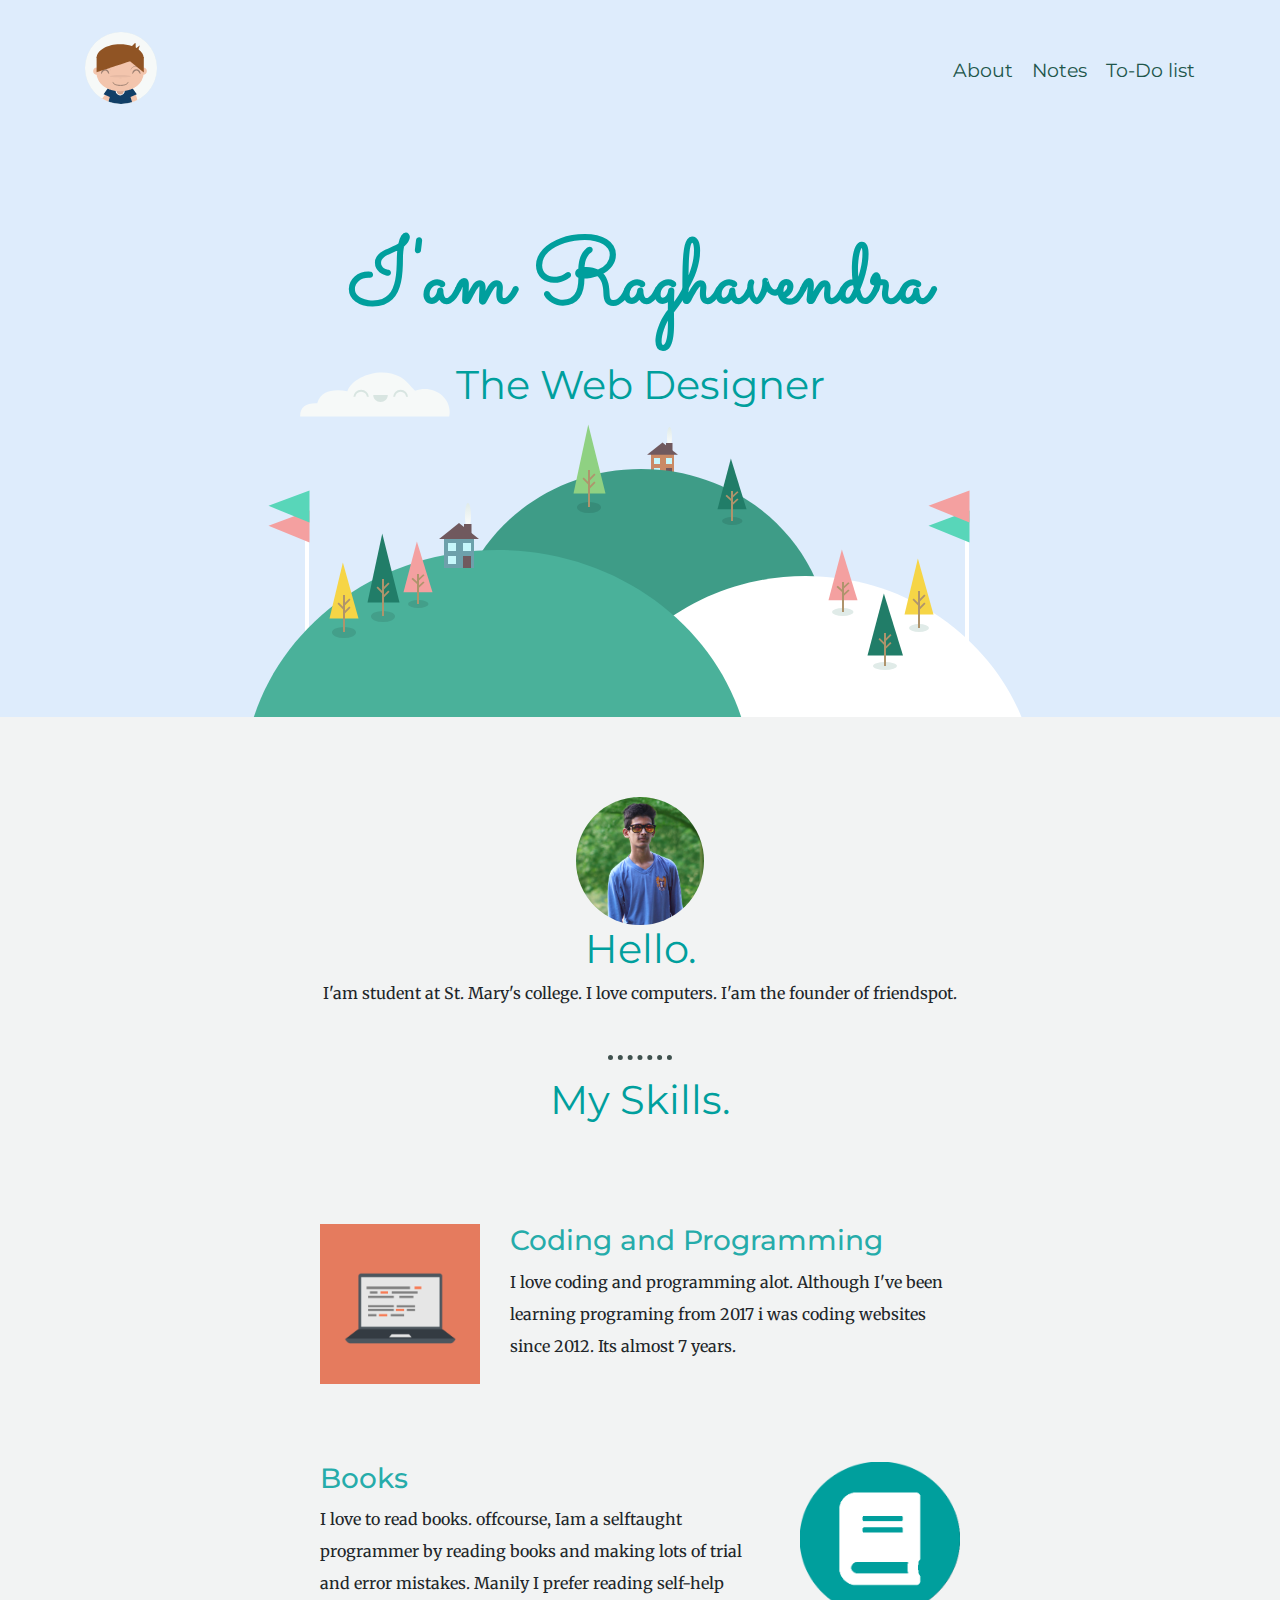
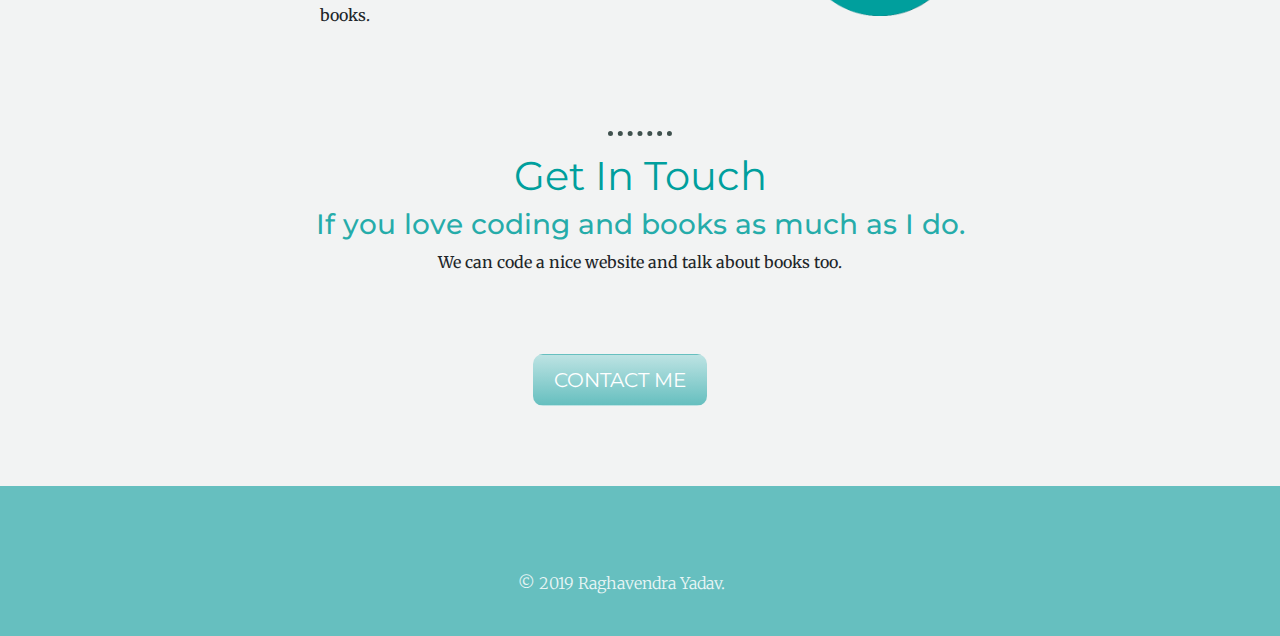
<file: index.html>
<!DOCTYPE html>
<html lang="en" dir="ltr">

<head>
  <meta charset="utf-8">
  <title>Raghavendra Yadav</title>
    <link rel="stylesheet" href="https://stackpath.bootstrapcdn.com/bootstrap/4.3.1/css/bootstrap.min.css" integrity="sha384-ggOyR0iXCbMQv3Xipma34MD+dH/1fQ784/j6cY/iJTQUOhcWr7x9JvoRxT2MZw1T" crossorigin="anonymous">
  <link rel="stylesheet" href="https://use.fontawesome.com/releases/v5.6.3/css/all.css" integrity="sha384-UHRtZLI+pbxtHCWp1t77Bi1L4ZtiqrqD80Kn4Z8NTSRyMA2Fd33n5dQ8lWUE00s/" crossorigin="anonymous">
  <link rel="stylesheet" href="css/styles.css">
  <link href="https://fonts.googleapis.com/css?family=Merriweather|Montserrat|Sacramento" rel="stylesheet">
  <link rel="shortcut icon" href="favicon.png">
</head>
<body>
  <section id="top">
    <header id="home-top" class="nav-top nav-fixed nav-root headroom headroom--top">
      <div class="container">
        <div class="row">
          <div class="col-md-4 col-xs-4">
            <h1 id="header-logo" class="image-text">
              <a href="/">
                <span class="mask"></span>
                <span class="behind"></span>
                "Raghavendra"
                <i class></i>
              </a>
            </h1>
          </div>
          <div class="col-md-8 col-xs-8">
            <nav id="top-nav">
              <ul class="nav-list transition">
                <li>
                  <a class="active" href="#">About</a>
                </li>
                <li>
                  <a class="active" href="#">Notes</a>
                </li>
                <li>
                  <a class="active" href="#">To-Do list</a>
                </li>
              </ul>
            </nav>
          </div>
        </div>
      </div>
    </header>
  </section>
  <div class="top-container">
    <h1>I'am Raghavendra</h1>
    <h2>The Web Designer</h2>
    <img class="bottom-cloud" src="images\cloud.svg" alt="cloud-img">
    <img src="images\land.svg" alt="land-img">
  </div>
  <div class="middle-container">
  <div class="profile">
    <img class="round" src="images\edited.png" alt="profile-pic">
    <h2>Hello.</h2>
    <p class="my-description">I'am student at St. Mary's college. I love computers. I'am the founder of friendspot.</p>
  </div>
  <hr>
  <div class="skills">
    <h2>My Skills.</h2>
    <div class="skill-row">
      <img class="image-width-computer" src="images\computer.png" alt="">
      <h3>Coding and Programming</h3>
      <p>I love coding and programming alot. Although I've been learning programing from 2017 i was coding websites since 2012. Its almost 7 years.</p>
    </div>
    <div class="skill-row">
      <img class="image-width-chillies" src="images\chillies.png" alt="">
      <h3>Books</h3>
      <p>I love to read books. offcourse, Iam a selftaught programmer by reading books and making lots of trial and error mistakes. Manily I prefer reading self-help books.</p>
    </div>
  </div>
  <hr>
  <div class="contact-me">
    <h2>Get In Touch</h2>
    <h3>If you love coding and books as much as I do.</h3>
    <p class="con">We can code a nice website and talk about books too. </p>
    <a class="btn" href="mailto:raghavendramaddy@gmail.com">CONTACT ME</a>
  </div>
</div>
<div class="bottom-container">
  <div class="link-margin">
  <a class="footer-link" href="https://www.facebook.com/its.Raghavendra.Yadav" target="_blank"><i class="fab fa-facebook-f fa-2x"></i></a>
  <a class="footer-link" href="https://twitter.com/its4Raghavendra" target="_blank"><i class="fab fa-twitter fa-2x"></i></a>
  <a class="footer-link" href="https://www.instagram.com/its.raghavendra.yadav/" target="_blank"><i class="fab fa-instagram fa-2x"></i></a>
</div>
  <p class="footer-des">© 2019 Raghavendra Yadav.</p>
</div>

</body>

</html>
</file>
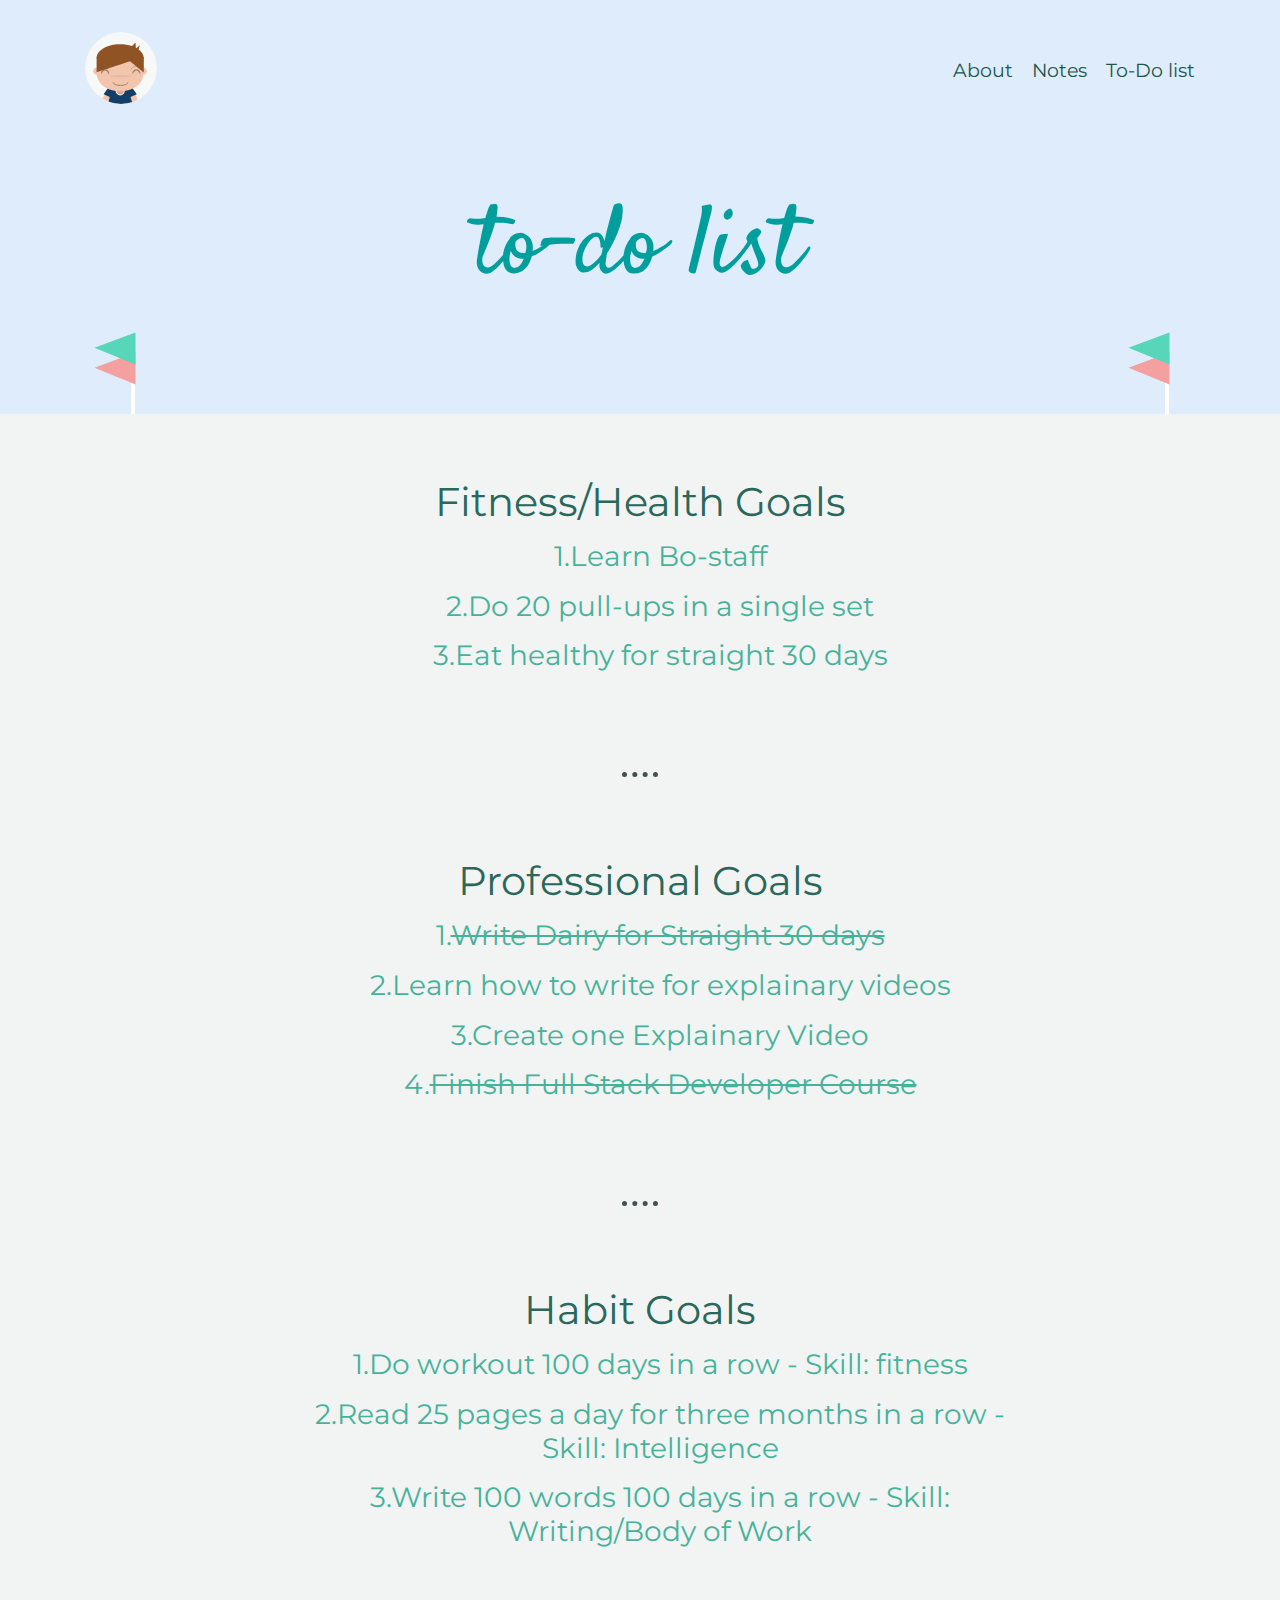
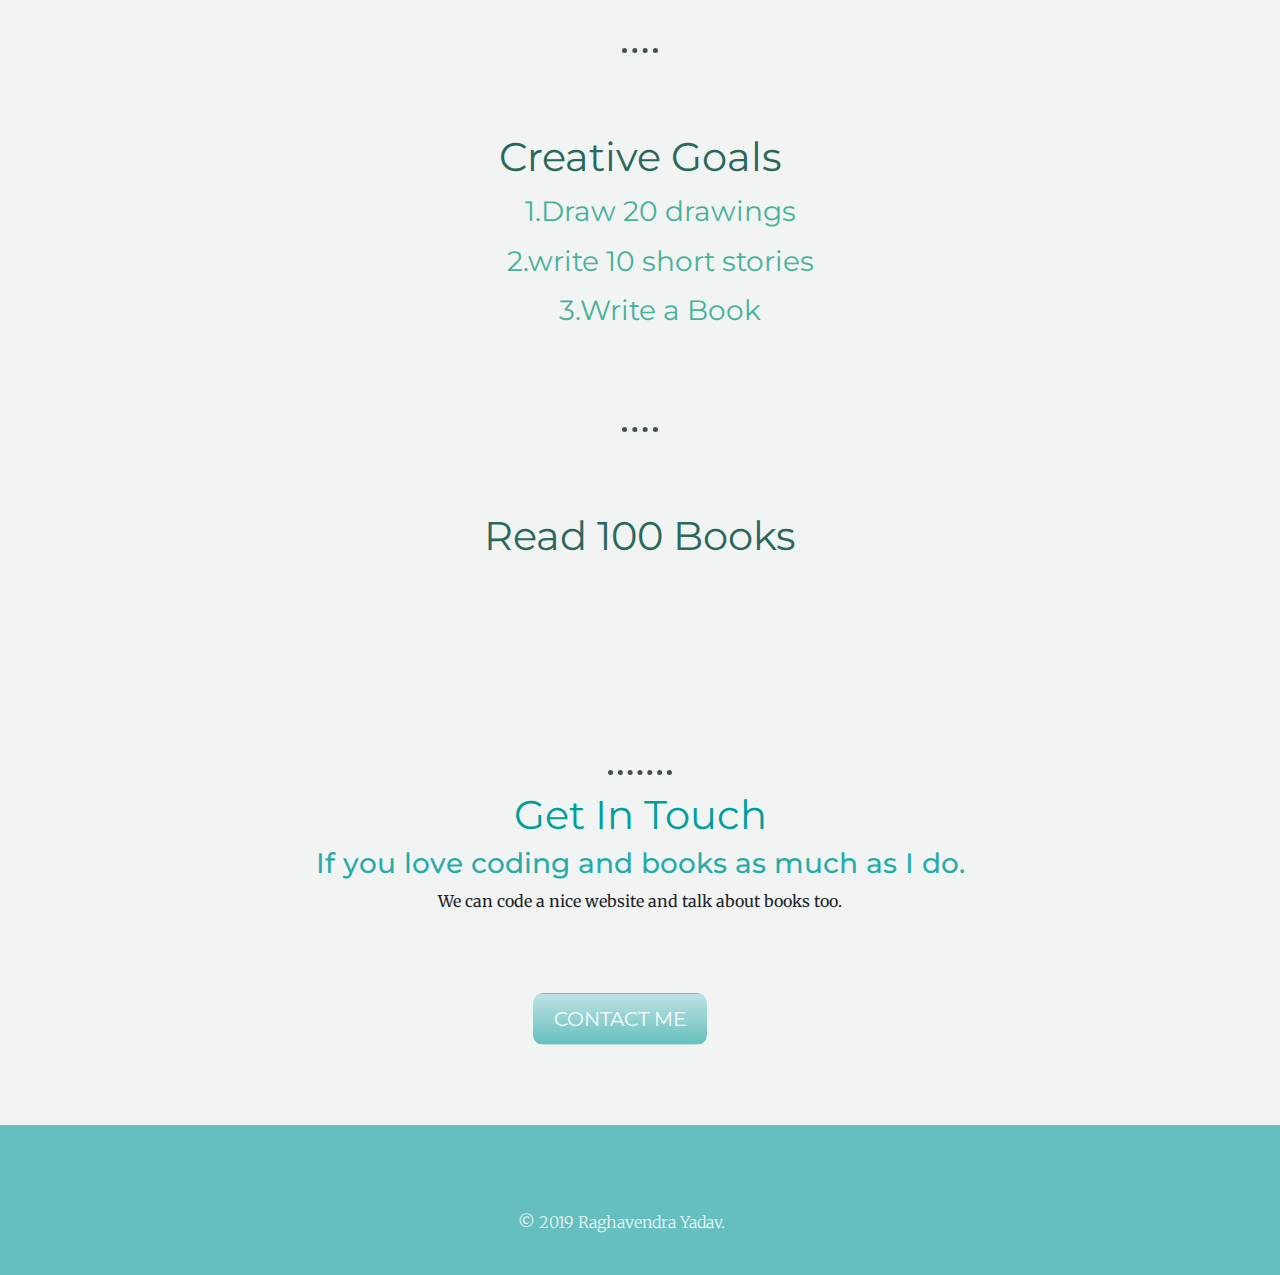
<file: todo.html>
<!DOCTYPE html>
<html lang="en" dir="ltr">

<head>
  <meta charset="utf-8">
  <title>Raghavendra Yadav</title>
  <link rel="stylesheet" href="https://stackpath.bootstrapcdn.com/bootstrap/4.3.1/css/bootstrap.min.css" integrity="sha384-ggOyR0iXCbMQv3Xipma34MD+dH/1fQ784/j6cY/iJTQUOhcWr7x9JvoRxT2MZw1T" crossorigin="anonymous">
  <link rel="stylesheet" href="https://use.fontawesome.com/releases/v5.6.3/css/all.css" integrity="sha384-UHRtZLI+pbxtHCWp1t77Bi1L4ZtiqrqD80Kn4Z8NTSRyMA2Fd33n5dQ8lWUE00s/" crossorigin="anonymous">
  <link rel="stylesheet" href="css/styles.css">
  <link href="https://fonts.googleapis.com/css?family=Merriweather|Montserrat|Sacramento" rel="stylesheet">
  <link rel="shortcut icon" href="favicon.png">
</head>

<body>
  <section id="top">
    <header id="home-top" class="nav-top nav-fixed nav-root headroom headroom--top">
      <div class="container">
        <div class="row">
          <div class="col-md-4 col-xs-4">
            <h1 id="header-logo" class="image-text">
              <a href="/">
                <span class="mask"></span>
                <span class="behind"></span>
                "Raghavendra"
                <i class></i>
              </a>
            </h1>
          </div>
          <div class="col-md-8 col-xs-8">
            <nav id="top-nav">
              <ul class="nav-list transition">
                <li>
                  <a class="active" href="http://www.raghavendra.cf/">About</a>
                </li>
                <li>
                  <a class="active" href="#">Notes</a>
                </li>
                <li>
                  <a class="active" href="todo.html">To-Do list</a>
                </li>
              </ul>
            </nav>
          </div>
        </div>
      </div>
    </header>
    <div class="masthead-wrap">
      <div id="title" class="work-head">
        <div class="container">
          <div class="transistion flag flag-left"></div>
          <div class="transistion flag flag-right"></div>
          <div class="row">
            <div class="col-md-12">
              <div id="head-slider" class="transistion">
                <div class="slide-contents">
                  <div class="slide">
                    <h2 class="notes">
                      <figure class="">
                        <img class="todo_list" src="images\todo_list.svg">
                      </figure>
                    </h2>
                  </div>
                </div>
              </div>
            </div> <!-- /col 24 -->
          </div> <!-- /row -->
        </div>
      </div>
  </section>
  <section id="notes">
    <div class="container">
      <div class="row">
        <div class="col-md-12">
          <div class="note">
            <h2>Fitness/Health Goals</h2>
            <h3 class="time">
              <ul>1.Learn Bo-staff</ul>
              <ul>2.Do 20 pull-ups in a single set</ul>
              <ul>3.Eat healthy for straight 30 days</ul>
            </h3>
            <hr>
            <div class="row">
              <div class="col-md-12">
                <div class="note">
                  <h2>Professional Goals</h2>
                  <h3 class="time">
                    <ul>1.<del>Write Dairy for Straight 30 days</del></ul>
                    <ul>2.Learn how to write for explainary videos</ul>
                    <ul>3.Create one Explainary Video</ul>
                    <ul>4.<del>Finish Full Stack Developer Course</del></ul>
                  </h3>
                  <hr>
                  <div class="row">
                    <div class="col-md-12">
                      <div class="note">
                        <h2>Habit Goals</h2>
                        <h3 class="time">
                          <ul>1.Do workout 100 days in a row - Skill: fitness</ul>
                          <ul>2.Read 25 pages a day for three months in a row - Skill: Intelligence</ul>
                          <ul>3.Write 100 words 100 days in a row - Skill: Writing/Body of Work</ul>
                        </h3>
                        <hr>
                        <div class="row">
                          <div class="col-md-12">
                            <div class="note">
                              <h2>Creative Goals</h2>
                              <h3 class="time">
                                <ul>1.Draw 20 drawings</ul>
                                <ul>2.write 10 short stories</ul>
                                <ul>3.Write a Book</ul>
                              </h3>
                              <hr>
                              <div class="row">
                                <div class="col-md-12">
                                  <div class="note">
                                    <h2>Read 100 Books</h2>




                      </div>


                    </div>


                  </div>

                </div>


  </section>







  <hr>
  <div class="contact-me">
    <h2>Get In Touch</h2>
    <h3>If you love coding and books as much as I do.</h3>
    <p class="con">We can code a nice website and talk about books too. </p>
    <a class="btn" href="mailto:raghavendramaddy@gmail.com">CONTACT ME</a>
  </div>
  </div>
  <div class="bottom-container">
    <div class="link-margin">
      <a class="footer-link" href="https://www.facebook.com/its.Raghavendra.Yadav" target="_blank"><i class="fab fa-facebook-f fa-2x"></i></a>
      <a class="footer-link" href="https://twitter.com/its4Raghavendra" target="_blank"><i class="fab fa-twitter fa-2x"></i></a>
      <a class="footer-link" href="https://www.instagram.com/its.raghavendra.yadav/" target="_blank"><i class="fab fa-instagram fa-2x"></i></a>
    </div>
    <p class="footer-des">© 2019 Raghavendra Yadav.</p>
  </div>

</body>

</html>
</file>
<file: css/styles.css>
body{
  background-color: #40514e12;
  margin: 0;
  text-align: center;
  font-family: 'Merriweather', serif;
}
hr{
  margin-top: 50px;
  width: 5%;
  border-style: dotted;
  border-color: #40514E;
  border-width: 5px;
  border-bottom: none;
  border-left: none;
  border-right: none;
}
a{
  color: #11999E;
  font-family: 'Montserrat', sans-serif;
  text-decoration: none;
  margin-right: 40px;
}
h1 {
    color: #009f9d;
    font-size: 5.625rem;
    margin: 50px auto 23px auto;
    font-family: 'Sacramento', cursive;
    font-weight: 600;
}
h2{
  color: #009f9d;
  font-size: 2.5rem;
  font-weight: normal;
  font-family: 'Montserrat', sans-serif;
}
h3{
  color: #009f9dd9;
  font-family: 'Montserrat', sans-serif;
}
.top-container{
  background-color: #deecfc;
  position: relative;
  padding-top: 44px;
}
.bottom-container{
 background-color: #66BFBF;
 margin-top: 80px;
 height: 150px;
}
.top-cloud{
  position: absolute;
  right: 300px;
  top: 50px;
}
.bottom-cloud{
  position: absolute;
  left: 300px;
  bottom: 300px;
}
.round{
  border-radius: 100%;
  height: 10%;
  width: 10%;
  margin-top: 80px;
  margin-left: auto;
  margin-right: auto;
}
.skill-row{
  width: 50%;
  margin: 100px auto 100px auto;
  text-align: left;
  line-height: 2;
}
.image-width-computer{
  width: 25%;
  margin-right: 30px;
  float: left;
}
.image-width-chillies{
  width: 25%;
  float: right;
  margin-left: 30px;
}
.btn {
  background: #bde3e3;
  background-image: -webkit-linear-gradient(top, #bde3e3, #66BFBF);
  background-image: -moz-linear-gradient(top, #bde3e3, #66BFBF);
  background-image: -ms-linear-gradient(top, #bde3e3, #66BFBF);
  background-image: -o-linear-gradient(top, #bde3e3, #66BFBF);
  background-image: linear-gradient(to bottom, #bde3e3, #66BFBF);
  -webkit-border-radius: 28;
  -moz-border-radius: 28;
  border-radius: 10px;
  color: #ffffff;
  font-size: 20px;
  padding: 10px 20px 10px 20px;
  text-decoration: none;
}
.footer-link{
  font-weight: bold;
}
.con{
  margin-bottom: 80px;
}
.link-margin{
  padding-top: 50px;
}
.footer-des{
  color: #EAF6F6;
  padding-right: 37px;
  font-weight: lighter;
  padding-top: 10px;
}
@media (min-width: 992px)
#top {
    padding-top: 130px;
}
#top {
    padding-top: 0;
    overflow: hidden;
    background: #deecfc;
}
header.nav-top {
    opacity: 1;
    position: relative;
    width: 100%;
    z-index: 1000;
    -webkit-transform: translate3d(0,0,0);
}
header {
    background: #deecfc;
    padding: 2em 0;
}
.container {
    margin-right: auto;
    margin-left: auto;
    padding-left: 15px;
    padding-right: 15px;
}
#header-logo {
    -webkit-animation: fadeIn .3s ease-in-out;
    -moz-transition: fadeIn .3s ease-in-out;
    -o-transition: fadeIn .3s ease-in-out;
    transition: fadeIn .3s ease-in-out;
    border-radius: 60px;
    overflow: hidden;
    width: 72px;
    height: 72px;
    position: relative;
    margin: 0;
    padding: 0;
}
.image-text {
    background-position: 0 0;
    background-repeat: no-repeat;
    display: block;
    overflow-x: hidden;
    overflow-y: hidden;
    text-indent: -9999px;
}
.image-text a {
    display: block;
    height: 100%;
    width: 100%;
}
#header-logo .mask {
    background-image: url(../images/header-logo-mask.png);
    position: absolute;
    height: 72px;
    width: 72px;
    z-index: 1000;
}
#header-logo span {
    display: block;
}
#header-logo .behind {
    background: #f6f9f8;
    position: absolute;
    height: 72px;
    width: 72px;
    z-index: 800;
}
#header-logo span {
    display: block;
}
#header-logo i {
    position: absolute;
    left: 7px;
    top: 11px;
    width: 300px;
    height: 200px;
    background: url(../images/header-logo-i.svg) no-repeat;
    z-index: 900;
}
header .nav-list {
    padding-top: 1.5em;
    padding-left: 0;
    position: relative;
    float: right;
}
.transition {
    -webkit-transition: all .5s ease-in-out;
    transition: all .5s ease-in-out;
}
.nav-list li {
    display: block;
    float: left;
}
.nav-list li:first-child a {
    margin-left: 0;
}
.nav-list li a.active {
    color: #21564b;
}
.nav-list li a {
    display: inline-block;
    text-decoration: none;
    color: #45b29a;
    font-weight: 400;
    margin: 0 0 0 1em;
    font-size: 120%;
}
#title.work-head {
    padding-bottom: 4em;
}
#title {
    padding: .5em 0 0;
    position: relative;
}
#title .container {
    position: relative;
}
.container {
    -webkit-transition: all .5s ease-in-out;
    transition: all .5s ease-in-out;
}
.container {
    margin-right: auto;
    margin-left: auto;
    padding-left: 15px;
    padding-right: 15px;
}
#title .left-cloud-notes {
    left: -6.5em;
    bottom: 5em;
}
#title .cloud {
    position: absolute;
    background: url(../images/cloud.svg) top left no-repeat;
    width: 150px;
    height: 45px;
    -webkit-transition: all 1s ease-in-out;
    transition: all 1s ease-in-out;
    z-index: 980;
}
#title .right-cloud-notes {
    right: -5em;
    bottom: 5em;
}
#title .flag.flag-left {
    left: 1.5em;
    bottom: -8.5em;
}
#title .flag {
    position: absolute;
    background: url(../images/flag.svg) top left no-repeat;
    width: 42px;
    height: 154px;
}
.transistion {
    -webkit-transition: all .5s ease-in-out;
    transition: all .5s ease-in-out;
}
#title .flag.flag-right {
    right: 2.5em;
    bottom: -8.5em;
}
.row {
    margin-left: -15px;
    margin-right: -15px;
}
#head-slider {
    padding: 1em 0;
}
h2.notes img {
    display: inline-block;
}
img {
    vertical-align: middle;
}
img {
    border: 0;
}
.container {
    margin-right: auto;
    margin-left: auto;
    padding-left: 15px;
    padding-right: 15px;
}
.row {
    margin-left: -15px;
    margin-right: -15px;
}
.note {
    max-width: 730px;
    margin: 0 auto;
    padding: 4em 0 2em;
    overflow: hidden;
}
.note h2 {
    text-align: center;
    color: #29685a;
    font-size: 2.5em;
    font-weight: 400;
    padding: 0;
    margin: 0;
}
.note h3 {
    text-align: center;
    color: #45b29a;
    font-weight: 400;
    margin: 0;
    padding: .5em 0 1.2em;
}
.note p {
    margin: 0 0 1.5em;
    padding: 0;
    font-size: 1.4em;
}
</file>
